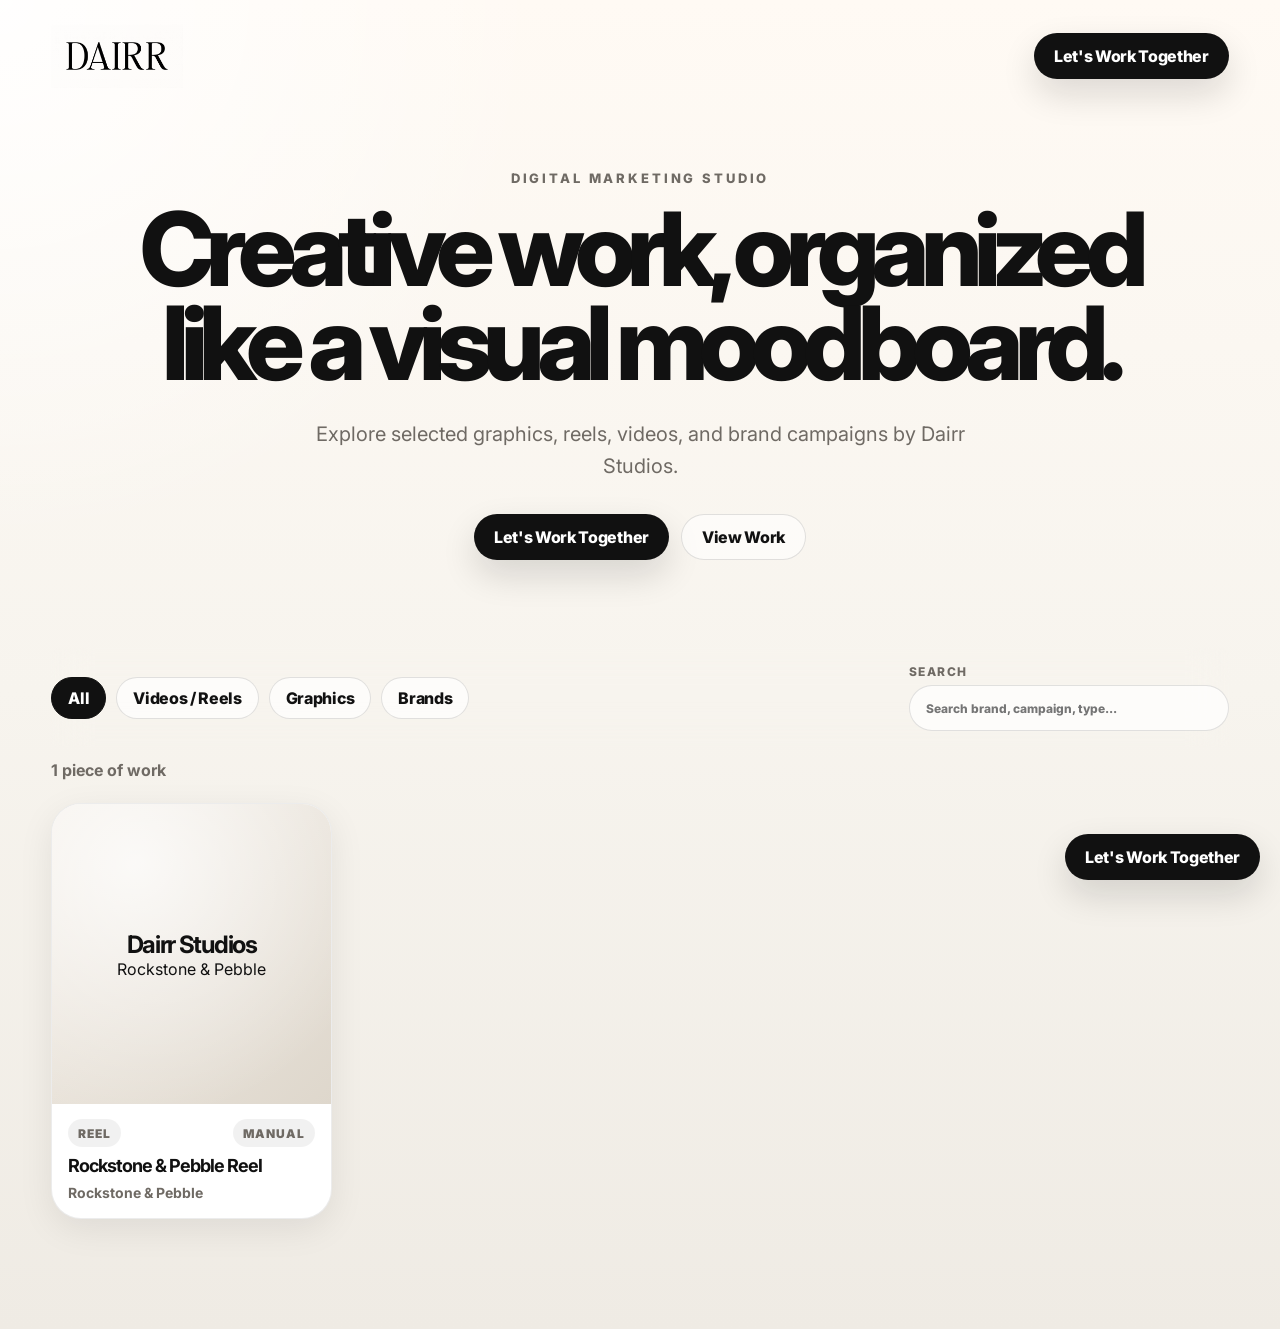
<file: index.html>
<!doctype html>
<html lang="en">
<head>
  <meta charset="utf-8" />
  <meta name="viewport" content="width=device-width, initial-scale=1" />
  <title>Dairr Studios | Creative Portfolio</title>
  <meta name="description" content="A visual portfolio by Dairr Studios, featuring graphics, videos, reels, and brand work." />
  <meta property="og:title" content="Dairr Studios | Creative Portfolio" />
  <meta property="og:description" content="Explore graphics, videos, reels, and brand work by Dairr Studios." />
  <meta property="og:type" content="website" />
  <meta property="og:image" content="/assets/dairr-logo.jpeg" />
  <link rel="icon" href="/assets/dairr-logo.jpeg" />
  <link rel="preconnect" href="https://fonts.googleapis.com">
  <link rel="preconnect" href="https://fonts.gstatic.com" crossorigin>
  <link href="https://fonts.googleapis.com/css2?family=Inter:wght@400;500;600;700;800&display=swap" rel="stylesheet">
  <link rel="stylesheet" href="/styles.css" />
</head>
<body>
  <header class="site-header">
    <nav class="nav-shell" aria-label="Primary navigation">
      <a class="brand-mark" href="/" aria-label="Dairr Studios home">
        <img src="/assets/dairr-logo.jpeg" alt="Dairr Studios logo" />
      </a>
      <a class="desktop-cta" href="https://docs.google.com/forms/d/e/1FAIpQLSeTxkeIeXmZQqp7lIoa8B3GjtwAcoMTfUKxfsSGdkhWU0KMXQ/viewform?subject=Let's%20work%20together%20with%20Dairr%20Studios">Let's Work Together</a>
    </nav>

    <section class="hero">
      <p class="eyebrow">Digital Marketing Studio</p>
      <h1>Creative work, organized like a visual moodboard.</h1>
      <p class="hero-copy">Explore selected graphics, reels, videos, and brand campaigns by Dairr Studios.</p>
      <div class="hero-actions">
        <a class="primary-cta" href="https://docs.google.com/forms/d/e/1FAIpQLSeTxkeIeXmZQqp7lIoa8B3GjtwAcoMTfUKxfsSGdkhWU0KMXQ/viewform?subject=Let's%20work%20together%20with%20Dairr%20Studios">Let's Work Together</a>
        <a class="secondary-cta" href="#work">View Work</a>
      </div>
    </section>
  </header>

  <main id="work" class="work-area">
    <section class="toolbar" aria-label="Portfolio filters">
      <div class="filter-group" role="group" aria-label="Content type filters">
        <button class="filter-btn active" data-filter="all" type="button">All</button>
        <button class="filter-btn" data-filter="video" type="button">Videos / Reels</button>
        <button class="filter-btn" data-filter="graphic" type="button">Graphics</button>
        <button class="filter-btn" data-filter="brands" type="button">Brands</button>
      </div>
      <label class="search-wrap" for="searchInput">
        <span>Search</span>
        <input id="searchInput" type="search" placeholder="Search brand, campaign, type..." autocomplete="off" />
      </label>
    </section>

    <section class="brand-strip hidden" id="brandStrip" aria-label="Brand filters"></section>

    <section class="status-line" aria-live="polite">
      <span id="resultCount">Loading work...</span>
      <button id="clearBrand" class="clear-brand hidden" type="button">Clear brand filter</button>
    </section>

    <section class="masonry-grid" id="masonryGrid" aria-label="Dairr Studios work feed"></section>

    <section class="empty-state hidden" id="emptyState">
      <h2>No work found</h2>
      <p>Try clearing your filters or adding more work from the admin panel.</p>
    </section>
  </main>

  <dialog class="preview-modal" id="previewModal">
    <button class="modal-close" id="modalClose" type="button" aria-label="Close preview">×</button>
    <div class="modal-body" id="modalBody"></div>
  </dialog>

  <a class="floating-cta" href="mailto:dairrstudios@gmail.com?subject=Let's%20work%20together%20with%20Dairr%20Studios">Let's Work Together</a>

  <script src="/script.js"></script>
</body>
</html>
</file>
<file: styles.css>
:root {
  --bg: #f7f4ee;
  --card: #ffffff;
  --ink: #111111;
  --muted: #6f6a64;
  --line: rgba(17, 17, 17, 0.12);
  --soft: rgba(17, 17, 17, 0.055);
  --accent: #111111;
  --radius-lg: 30px;
  --radius-md: 20px;
  --radius-sm: 999px;
  --shadow: 0 24px 70px rgba(17, 17, 17, 0.10);
}

* { box-sizing: border-box; }

html {
  scroll-behavior: smooth;
}

body {
  margin: 0;
  min-height: 100vh;
  font-family: Inter, system-ui, -apple-system, BlinkMacSystemFont, "Segoe UI", sans-serif;
  background:
    radial-gradient(circle at top left, rgba(255, 255, 255, 0.92), transparent 34rem),
    linear-gradient(180deg, #fffaf4 0%, var(--bg) 52%, #efebe4 100%);
  color: var(--ink);
}

img, video, iframe { max-width: 100%; }

a { color: inherit; text-decoration: none; }

button, input { font: inherit; }

.site-header {
  padding: 24px clamp(18px, 4vw, 56px) 42px;
}

.nav-shell {
  max-width: 1440px;
  margin: 0 auto;
  display: flex;
  align-items: center;
  justify-content: space-between;
  gap: 24px;
}

.brand-mark {
  width: 132px;
  height: 64px;
  display: inline-flex;
  align-items: center;
  justify-content: flex-start;
  overflow: hidden;
}

.brand-mark img {
  width: 132px;
  height: 132px;
  object-fit: contain;
  mix-blend-mode: multiply;
}

.desktop-cta,
.primary-cta,
.secondary-cta,
.floating-cta {
  display: inline-flex;
  align-items: center;
  justify-content: center;
  min-height: 46px;
  padding: 0 20px;
  border-radius: var(--radius-sm);
  font-weight: 800;
  letter-spacing: -0.02em;
  transition: transform 180ms ease, box-shadow 180ms ease, background 180ms ease;
}

.desktop-cta,
.primary-cta,
.floating-cta {
  background: var(--ink);
  color: #fff;
  box-shadow: 0 15px 35px rgba(17, 17, 17, 0.14);
}

.secondary-cta {
  border: 1px solid var(--line);
  background: rgba(255, 255, 255, 0.58);
}

.desktop-cta:hover,
.primary-cta:hover,
.secondary-cta:hover,
.floating-cta:hover,
.filter-btn:hover,
.brand-chip:hover,
.card:hover {
  transform: translateY(-2px);
}

.hero {
  max-width: 1180px;
  margin: 82px auto 46px;
  text-align: center;
}

.eyebrow {
  margin: 0 0 16px;
  font-size: 13px;
  text-transform: uppercase;
  letter-spacing: 0.22em;
  font-weight: 800;
  color: var(--muted);
}

.hero h1 {
  margin: 0 auto;
  max-width: 1020px;
  font-size: clamp(42px, 8vw, 112px);
  line-height: 0.92;
  letter-spacing: -0.085em;
  font-weight: 800;
}

.hero-copy {
  margin: 28px auto 0;
  max-width: 650px;
  color: var(--muted);
  font-size: clamp(16px, 2vw, 20px);
  line-height: 1.6;
}

.hero-actions {
  margin-top: 32px;
  display: flex;
  gap: 12px;
  justify-content: center;
  flex-wrap: wrap;
}

.work-area {
  max-width: 1540px;
  margin: 0 auto;
  padding: 0 clamp(18px, 4vw, 56px) 110px;
}

.toolbar {
  position: sticky;
  top: 0;
  z-index: 5;
  display: flex;
  justify-content: space-between;
  align-items: center;
  gap: 18px;
  padding: 16px 0;
  backdrop-filter: blur(18px);
}

.filter-group,
.brand-strip {
  display: flex;
  gap: 10px;
  flex-wrap: wrap;
}

.filter-btn,
.brand-chip,
.clear-brand {
  border: 1px solid var(--line);
  background: rgba(255, 255, 255, 0.68);
  border-radius: var(--radius-sm);
  color: var(--ink);
  min-height: 42px;
  padding: 0 16px;
  cursor: pointer;
  font-weight: 800;
  letter-spacing: -0.02em;
  transition: transform 180ms ease, background 180ms ease, color 180ms ease, border 180ms ease;
}

.filter-btn.active,
.brand-chip.active {
  background: var(--ink);
  color: #fff;
  border-color: var(--ink);
}

.search-wrap {
  min-width: min(320px, 100%);
  display: grid;
  gap: 6px;
  color: var(--muted);
  font-size: 12px;
  font-weight: 800;
  text-transform: uppercase;
  letter-spacing: 0.12em;
}

.search-wrap input {
  width: 100%;
  height: 46px;
  border: 1px solid var(--line);
  border-radius: var(--radius-sm);
  background: rgba(255, 255, 255, 0.72);
  padding: 0 16px;
  outline: none;
  color: var(--ink);
}

.search-wrap input:focus {
  border-color: rgba(17, 17, 17, 0.42);
}

.brand-strip {
  margin: 8px 0 18px;
}

.status-line {
  min-height: 34px;
  display: flex;
  align-items: center;
  justify-content: space-between;
  gap: 16px;
  margin: 6px 0 16px;
  color: var(--muted);
  font-weight: 700;
}

.masonry-grid {
  column-count: 4;
  column-gap: 18px;
}

.card {
  position: relative;
  break-inside: avoid;
  margin: 0 0 18px;
  overflow: hidden;
  border-radius: var(--radius-lg);
  background: var(--card);
  box-shadow: 0 10px 35px rgba(17, 17, 17, 0.08);
  border: 1px solid rgba(17, 17, 17, 0.08);
  cursor: pointer;
  transition: transform 180ms ease, box-shadow 180ms ease;
}

.card:hover {
  box-shadow: var(--shadow);
}

.card-media {
  width: 100%;
  display: block;
  background: #ebe5dc;
}

.card video {
  display: block;
  width: 100%;
  height: auto;
}

.card-placeholder {
  min-height: 300px;
  display: grid;
  place-items: center;
  padding: 28px;
  text-align: center;
  background:
    radial-gradient(circle at 30% 20%, rgba(255, 255, 255, 0.75), transparent 16rem),
    linear-gradient(135deg, #f4efe8, #ded7cc);
}

.card-placeholder strong {
  display: block;
  font-size: 24px;
  letter-spacing: -0.055em;
}

.card-content {
  padding: 15px 16px 17px;
}

.card-topline {
  display: flex;
  align-items: center;
  justify-content: space-between;
  gap: 12px;
  margin-bottom: 8px;
}

.badge {
  display: inline-flex;
  align-items: center;
  min-height: 28px;
  padding: 0 10px;
  border-radius: var(--radius-sm);
  background: var(--soft);
  color: var(--muted);
  font-size: 12px;
  font-weight: 900;
  text-transform: uppercase;
  letter-spacing: 0.08em;
}

.card h2 {
  margin: 0;
  font-size: 18px;
  line-height: 1.22;
  letter-spacing: -0.055em;
}

.brand-name {
  margin: 7px 0 0;
  color: var(--muted);
  font-size: 14px;
  font-weight: 700;
}

.empty-state {
  margin: 64px auto 0;
  max-width: 500px;
  text-align: center;
  padding: 44px;
  border: 1px dashed var(--line);
  border-radius: var(--radius-lg);
  background: rgba(255, 255, 255, 0.48);
}

.empty-state h2 {
  margin: 0 0 8px;
  font-size: 28px;
  letter-spacing: -0.06em;
}

.empty-state p {
  margin: 0;
  color: var(--muted);
  line-height: 1.6;
}

.preview-modal {
  width: min(1040px, calc(100vw - 24px));
  max-height: calc(100vh - 24px);
  border: 0;
  padding: 0;
  border-radius: 32px;
  background: var(--card);
  color: var(--ink);
  overflow: hidden;
  box-shadow: 0 40px 110px rgba(0, 0, 0, 0.35);
}

.preview-modal::backdrop {
  background: rgba(17, 17, 17, 0.72);
  backdrop-filter: blur(10px);
}

.modal-close {
  position: absolute;
  top: 14px;
  right: 14px;
  z-index: 3;
  width: 42px;
  height: 42px;
  border-radius: 50%;
  border: 1px solid rgba(255, 255, 255, 0.45);
  background: rgba(17, 17, 17, 0.68);
  color: #fff;
  cursor: pointer;
  font-size: 28px;
  line-height: 1;
}

.modal-body {
  display: grid;
  grid-template-columns: minmax(0, 1.35fr) minmax(280px, 0.65fr);
}

.modal-visual {
  display: grid;
  place-items: center;
  min-height: 500px;
  background: #111;
}

.modal-visual img,
.modal-visual video,
.modal-visual iframe {
  width: 100%;
  max-height: calc(100vh - 110px);
  object-fit: contain;
}

.modal-visual iframe {
  aspect-ratio: 16 / 9;
  border: 0;
}

.modal-info {
  padding: 38px 32px;
  display: flex;
  flex-direction: column;
  gap: 14px;
}

.modal-info h2 {
  margin: 0;
  font-size: clamp(28px, 4vw, 48px);
  line-height: 0.95;
  letter-spacing: -0.08em;
}

.modal-info p {
  margin: 0;
  color: var(--muted);
  line-height: 1.65;
}

.external-link {
  margin-top: auto;
  display: inline-flex;
  align-items: center;
  justify-content: center;
  min-height: 46px;
  border-radius: var(--radius-sm);
  border: 1px solid var(--line);
  font-weight: 900;
}

.floating-cta {
  position: fixed;
  right: 20px;
  bottom: 20px;
  z-index: 6;
}

.hidden { display: none !important; }

@media (max-width: 1180px) {
  .masonry-grid { column-count: 3; }
}

@media (max-width: 880px) {
  .toolbar {
    position: static;
    flex-direction: column;
    align-items: stretch;
  }

  .filter-group { overflow-x: auto; flex-wrap: nowrap; padding-bottom: 2px; }
  .filter-btn { white-space: nowrap; }
  .masonry-grid { column-count: 2; }
  .modal-body { grid-template-columns: 1fr; }
  .modal-visual { min-height: auto; }
  .modal-info { padding: 26px; }
  .desktop-cta { display: none; }
}

@media (max-width: 560px) {
  .site-header { padding-top: 16px; }
  .brand-mark { width: 104px; height: 54px; }
  .brand-mark img { width: 112px; height: 112px; }
  .hero { margin-top: 44px; text-align: left; }
  .hero-actions { justify-content: flex-start; }
  .masonry-grid { column-count: 1; }
  .floating-cta { left: 18px; right: 18px; bottom: 14px; }
}
</file>
